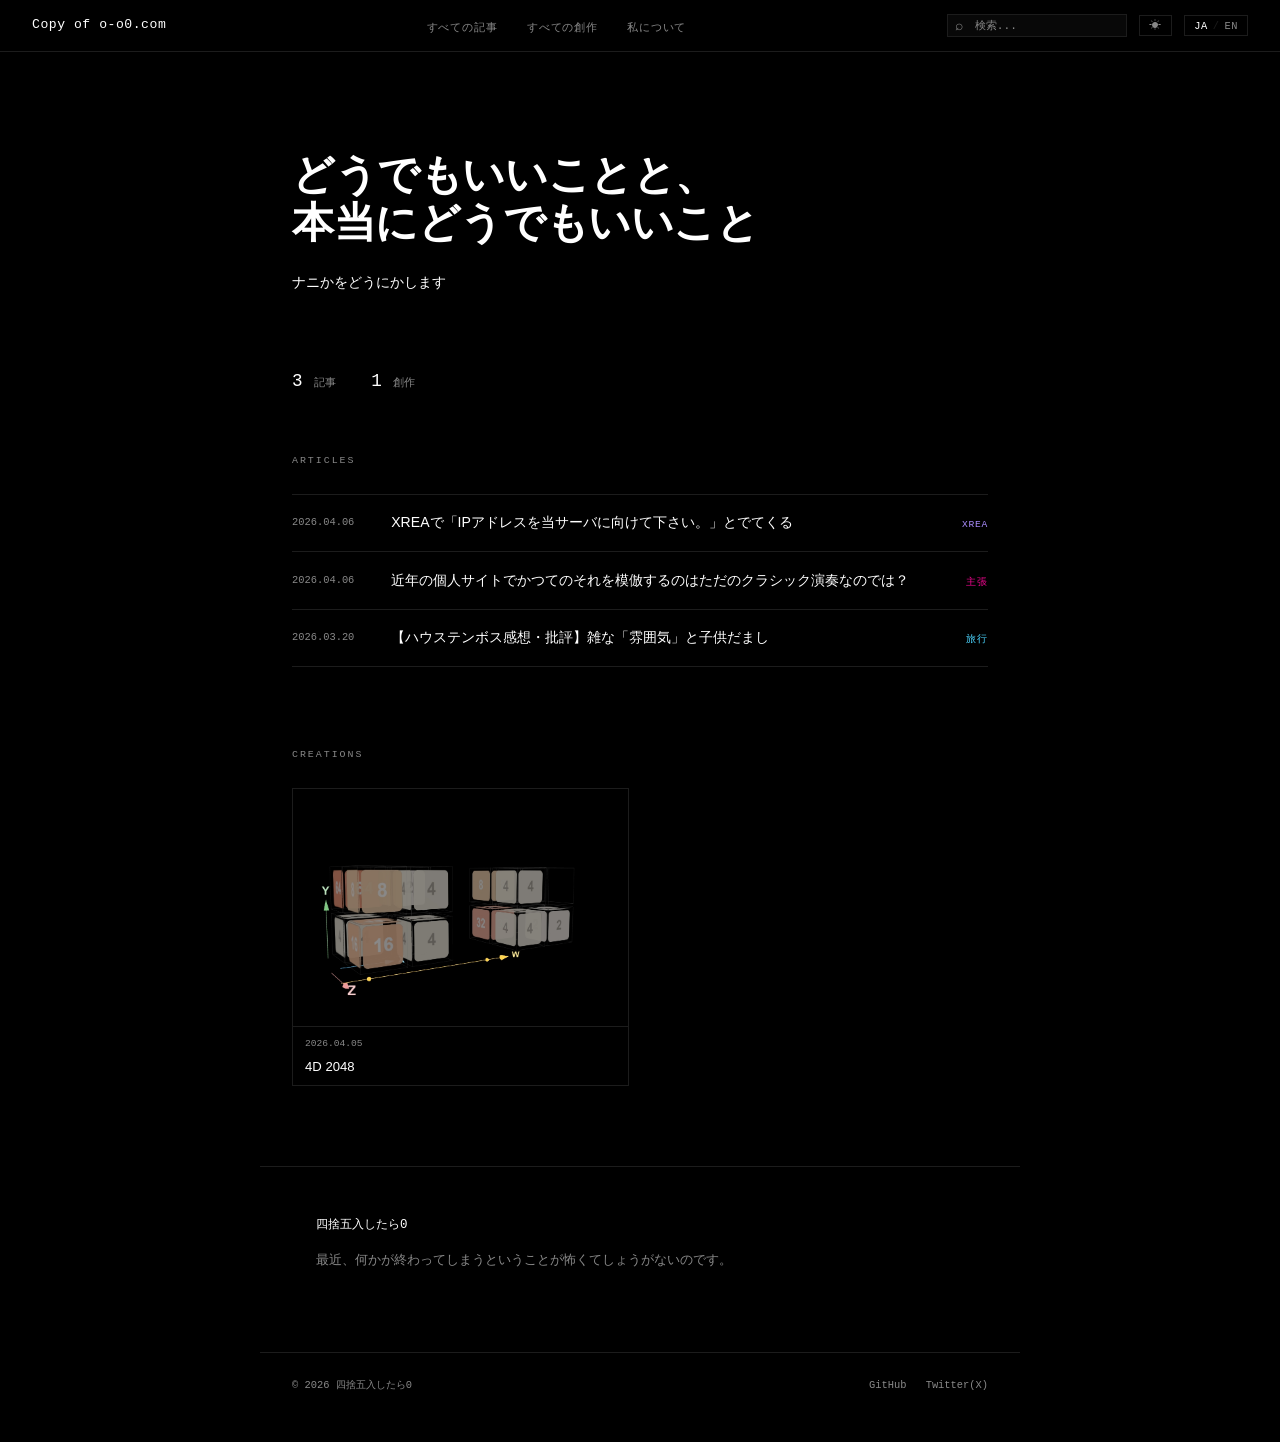
<file: index.html>
<!DOCTYPE html>
<head>
  <meta charset="UTF-8">
  <meta http-equiv="Content-Security-Policy" content="default-src 'self'; script-src 'self'; style-src 'self' https://fonts.googleapis.com; font-src https://fonts.gstatic.com;">
  <meta name="viewport" content="width=device-width, initial-scale=1.0">
  <title>o-o0.com</title>

  <link rel="preconnect" href="https://fonts.googleapis.com">
  <link rel="preconnect" href="https://fonts.gstatic.com" crossorigin>
  <link href="https://fonts.googleapis.com/css2?family=JetBrains+Mono:wght@300;400;600&family=Noto+Sans+JP:wght@300;400;600&display=swap" rel="stylesheet">

  <link rel="stylesheet" href="style.css">
<link rel="icon" type="image/png" href="favicon.png">
</head>
<body>

  <nav id="nav"></nav>

  <header id="hero"></header>

  <main id="posts"></main>

  <section id="creations"></section>

  <aside id="sidebar"></aside>

  <footer id="footer"></footer>

  <script src="contents.js"></script>
  <script src="app.js"></script>
</body>
</html>
</file>
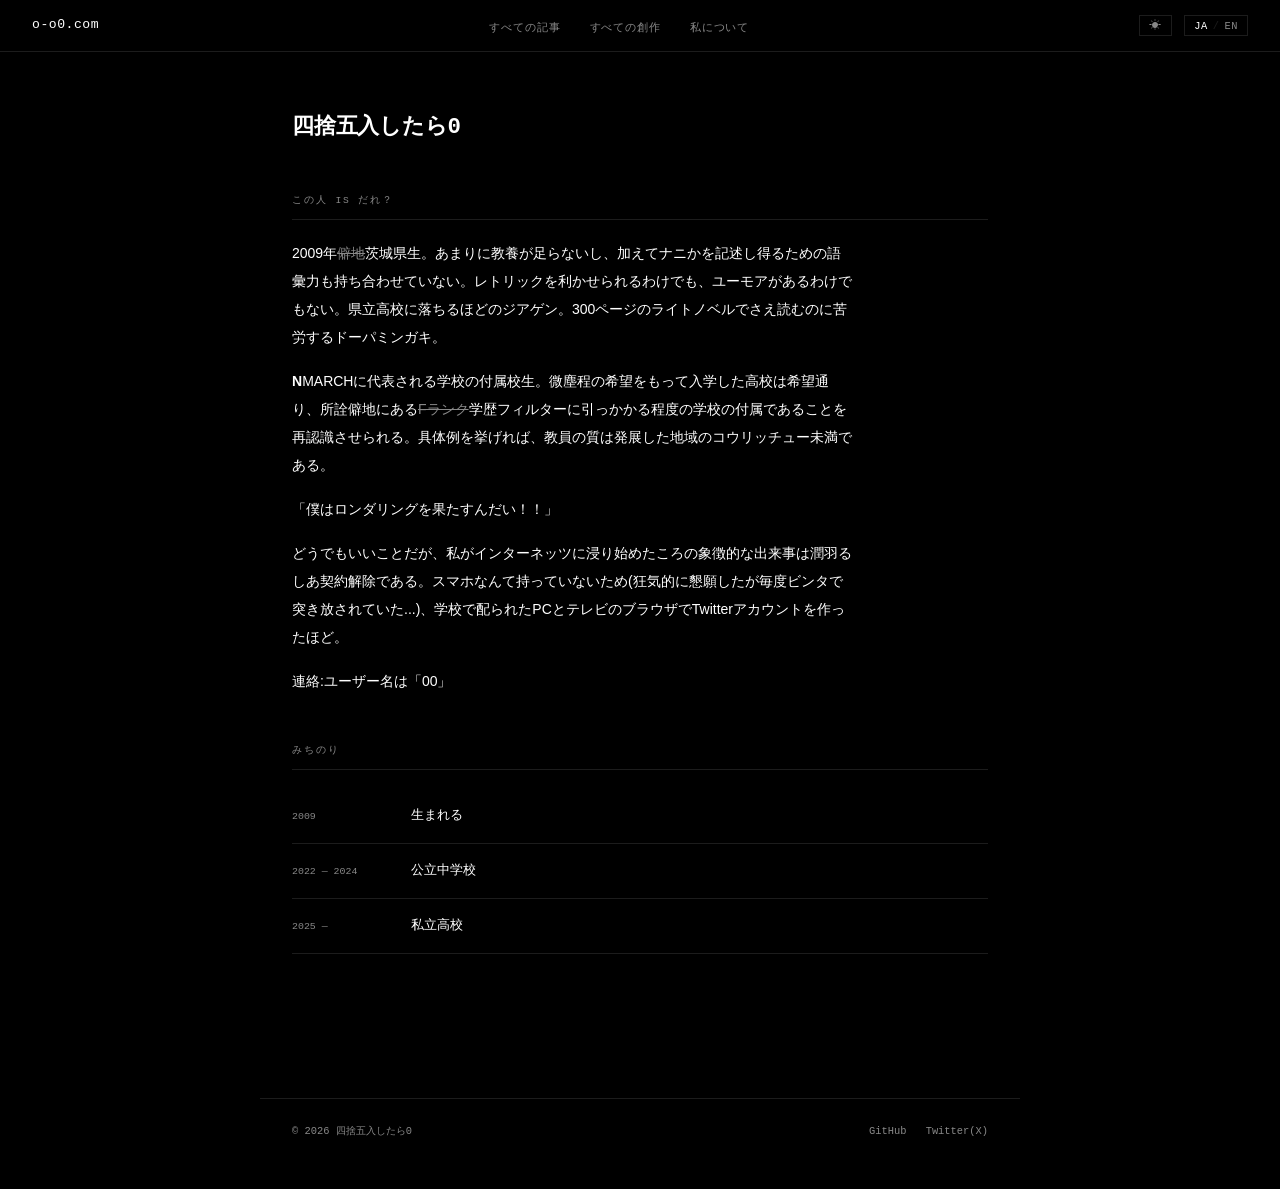
<file: about/index.html>
<!DOCTYPE html>
<head>
  <meta charset="UTF-8">
  <meta http-equiv="Content-Security-Policy" content="default-src 'self'; script-src 'self'; style-src 'self' https://fonts.googleapis.com; font-src https://fonts.gstatic.com;">
  <meta name="viewport" content="width=device-width, initial-scale=1.0">
  <title>About me — o-o0</title>
  <link rel="preconnect" href="https://fonts.googleapis.com">
  <link rel="preconnect" href="https://fonts.gstatic.com" crossorigin>
  <link href="https://fonts.googleapis.com/css2?family=JetBrains+Mono:wght@300;400;600&family=Noto+Sans+JP:wght@300;400;600&display=swap" rel="stylesheet">
  <link rel="stylesheet" href="../style.css">
  <link rel="stylesheet" href="about.css">
<link rel="icon" type="image/png" href="../favicon.png">
</head>
<body>
  <nav id="nav"></nav>
  <main class="about-page" id="about-page"></main>
  <footer id="footer"></footer>
  <script src="../contents.js"></script>
  <script src="about.js"></script>
</body>
</html>
</file>
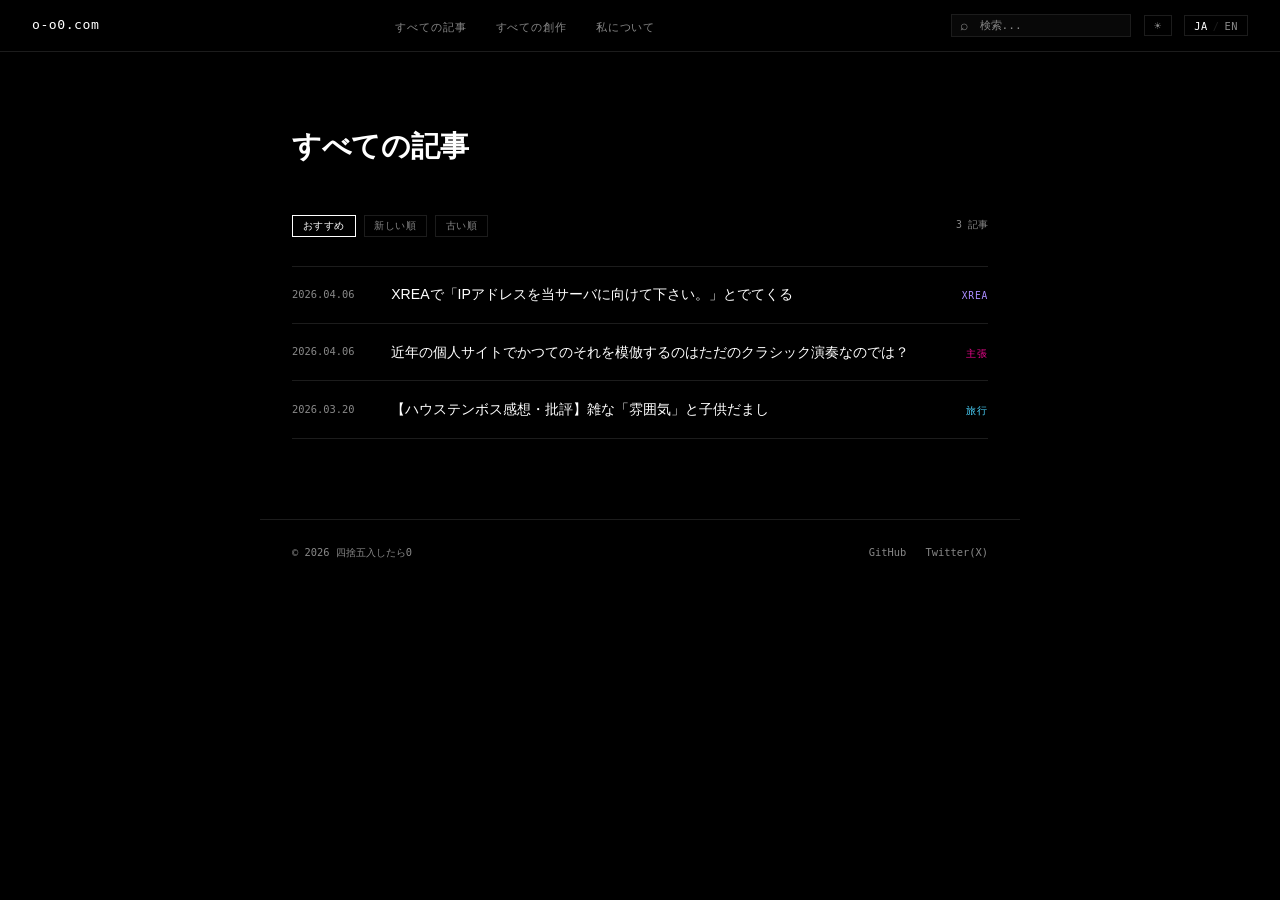
<file: articles/index.html>
<!DOCTYPE html>
<head>
  <meta charset="UTF-8">
  <meta http-equiv="Content-Security-Policy" content="default-src 'self'; script-src 'self'; style-src 'self' https://fonts.googleapis.com; font-src https://fonts.gstatic.com;">
  <meta name="viewport" content="width=device-width, initial-scale=1.0">
  <title>All articles — o-o0</title>
  <link rel="preconnect" href="https://fonts.googleapis.com">
  <link rel="preconnect" href="https://fonts.gstatic.com" crossorigin>
  <link href="https://fonts.googleapis.com/css2?family=JetBrains+Mono:wght@300;400;600&family=Noto+Sans+JP:wght@300;400;600&display=swap" rel="stylesheet">
  <link rel="stylesheet" href="../style.css">
  <link rel="stylesheet" href="articles.css">
<link rel="icon" type="image/png" href="../favicon.png">
</head>
<body>
  <nav id="nav"></nav>
  <header id="hero"></header>
  <main id="posts"></main>
  <footer id="footer"></footer>
  <script src="../contents.js"></script>
  <script src="articles.js"></script>
</body>
</html>
</file>
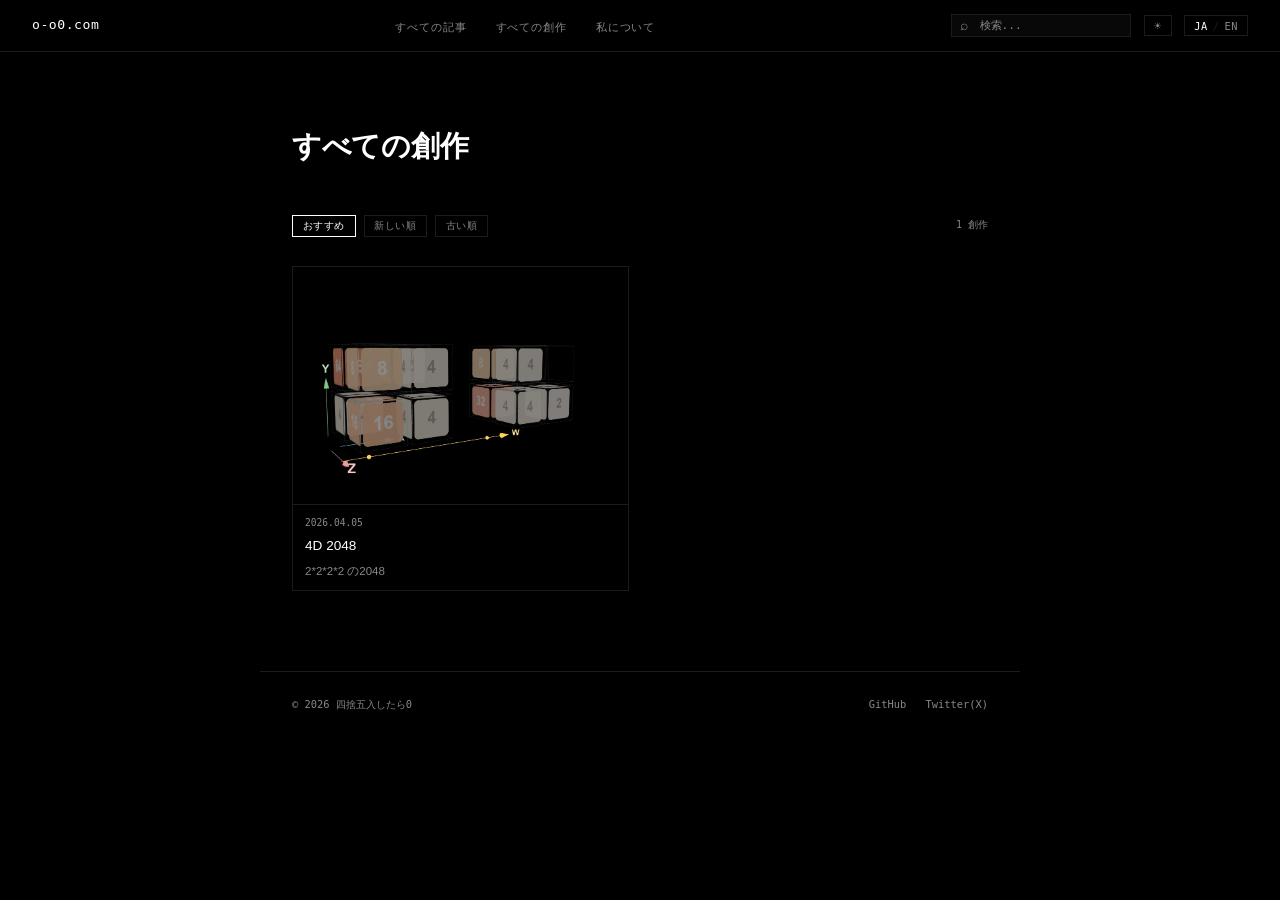
<file: creations/index.html>
<!DOCTYPE html>
<head>
  <meta charset="UTF-8">
  <meta http-equiv="Content-Security-Policy" content="default-src 'self'; script-src 'self'; style-src 'self' https://fonts.googleapis.com; font-src https://fonts.gstatic.com;">
  <meta name="viewport" content="width=device-width, initial-scale=1.0">
  <title>All creations — o-o0</title>
  <link rel="preconnect" href="https://fonts.googleapis.com">
  <link rel="preconnect" href="https://fonts.gstatic.com" crossorigin>
  <link href="https://fonts.googleapis.com/css2?family=JetBrains+Mono:wght@300;400;600&family=Noto+Sans+JP:wght@300;400;600&display=swap" rel="stylesheet">
  <link rel="stylesheet" href="../style.css">
  <link rel="stylesheet" href="creations.css">
  <link rel="icon" type="image/png" href="../favicon.png">
</head>
<body>
  <nav id="nav"></nav>
  <header id="hero"></header>
  <main id="creations-list"></main>
  <footer id="footer"></footer>
  <script src="../contents.js"></script>
  <script src="creations.js"></script>
</body>
</html>
</file>
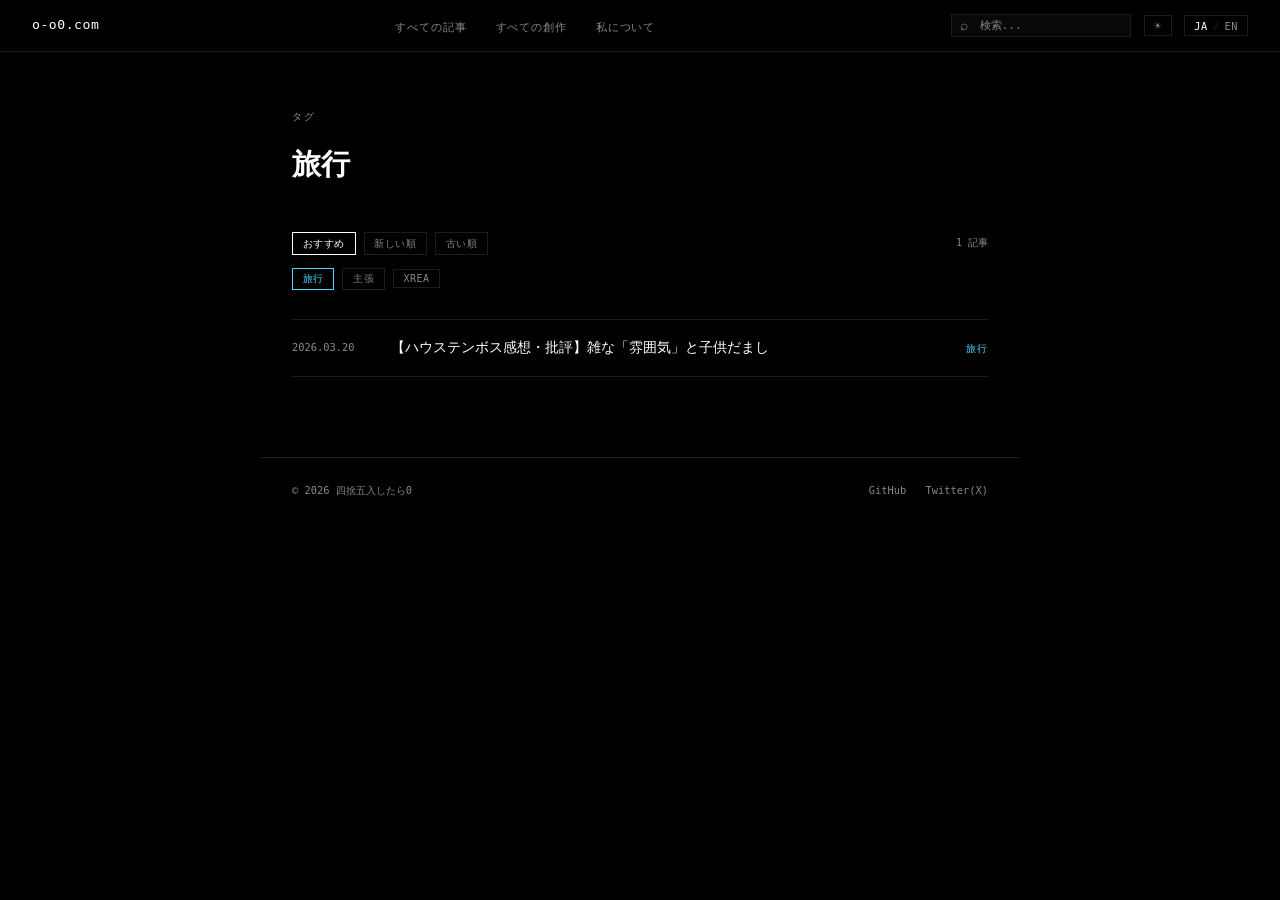
<file: tags/index.html>
<!DOCTYPE html>
<head>
  <meta charset="UTF-8">
  <meta name="viewport" content="width=device-width, initial-scale=1.0">
  <title>tag — o-o0</title>
  <meta http-equiv="Content-Security-Policy" content="default-src 'self'; script-src 'self'; style-src 'self' https://fonts.googleapis.com; font-src https://fonts.gstatic.com;">
  <link rel="preconnect" href="https://fonts.googleapis.com">
  <link rel="preconnect" href="https://fonts.gstatic.com" crossorigin>
  <link href="https://fonts.googleapis.com/css2?family=JetBrains+Mono:wght@300;400;600&family=Noto+Sans+JP:wght@300;400;600&display=swap" rel="stylesheet">
  <link rel="stylesheet" href="../style.css">
  <link rel="stylesheet" href="tags.css">
<link rel="icon" type="image/png" href="../favicon.png">
</head>
<body>
  <nav id="nav"></nav>
  <header id="hero"></header>
  <main id="posts"></main>
  <footer id="footer"></footer>
  <script src="../contents.js"></script>
  <script src="tags.js"></script>
</body>
</html>
</file>
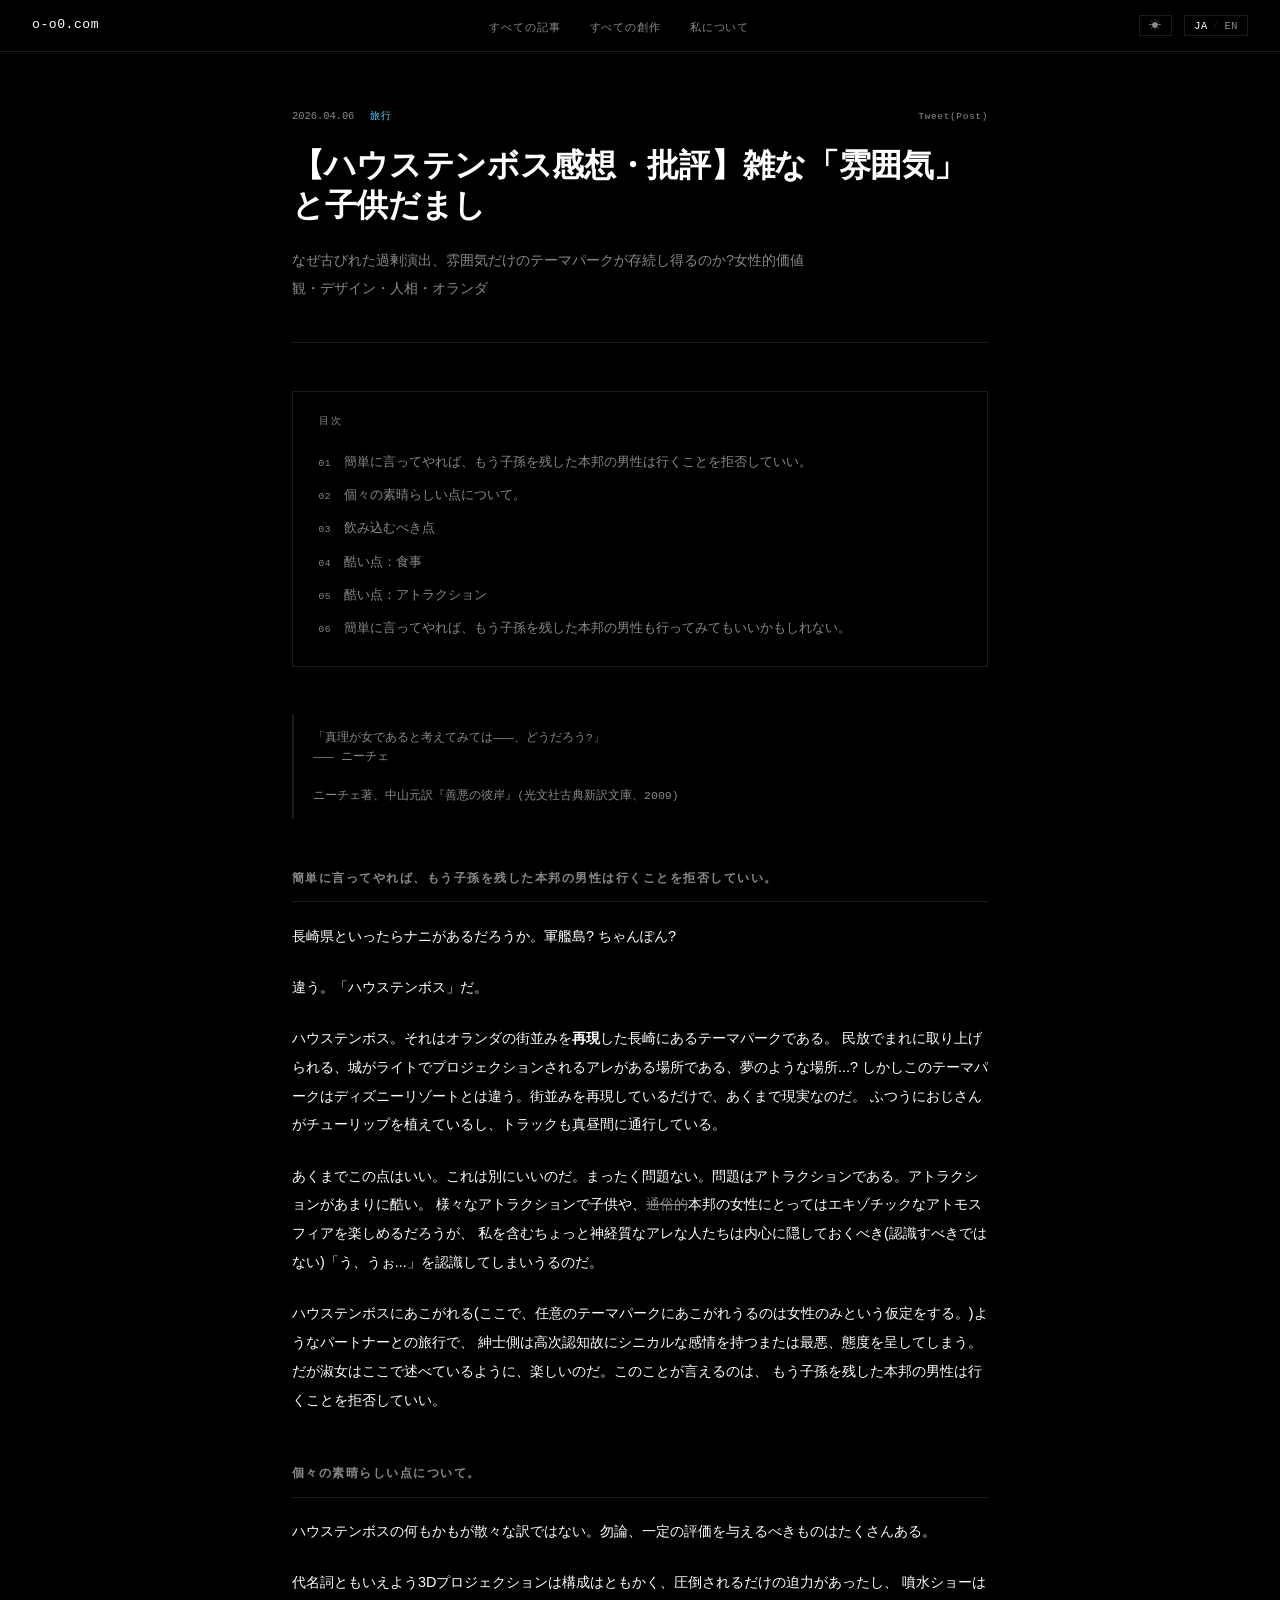
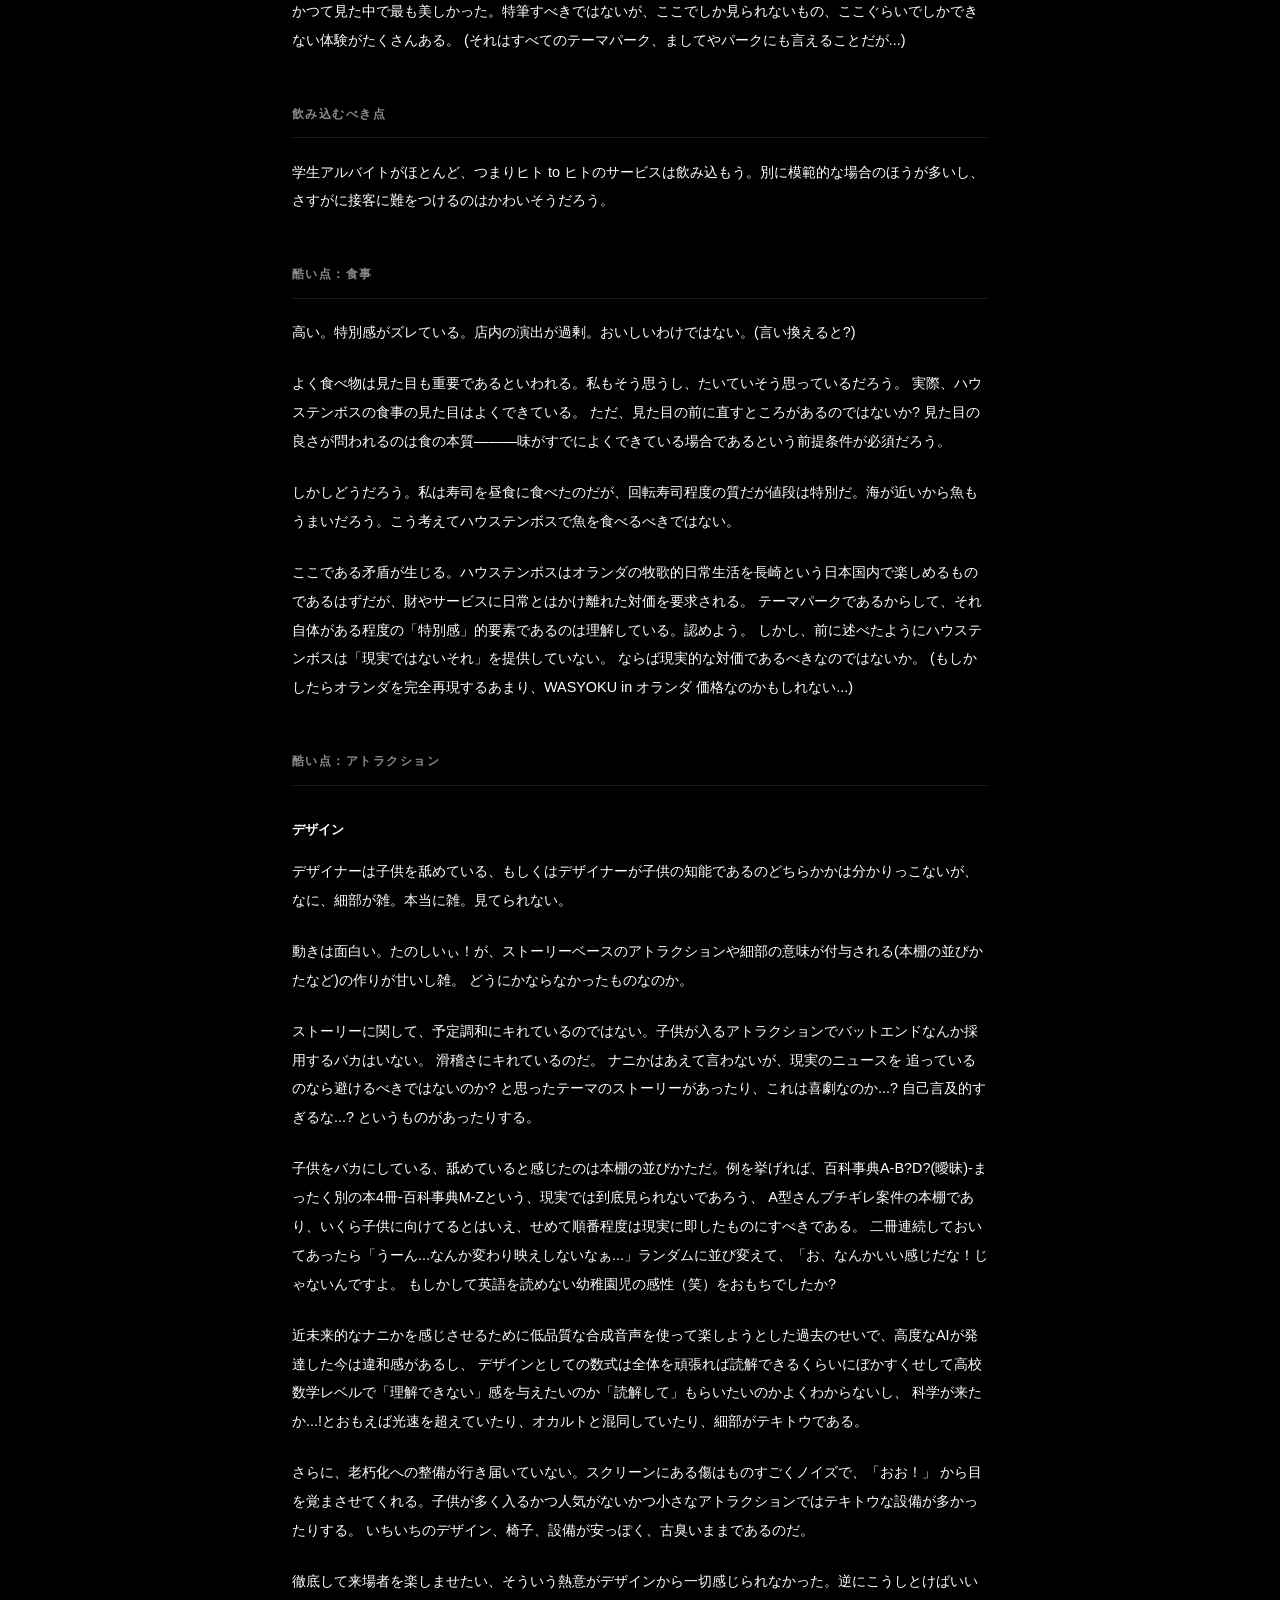
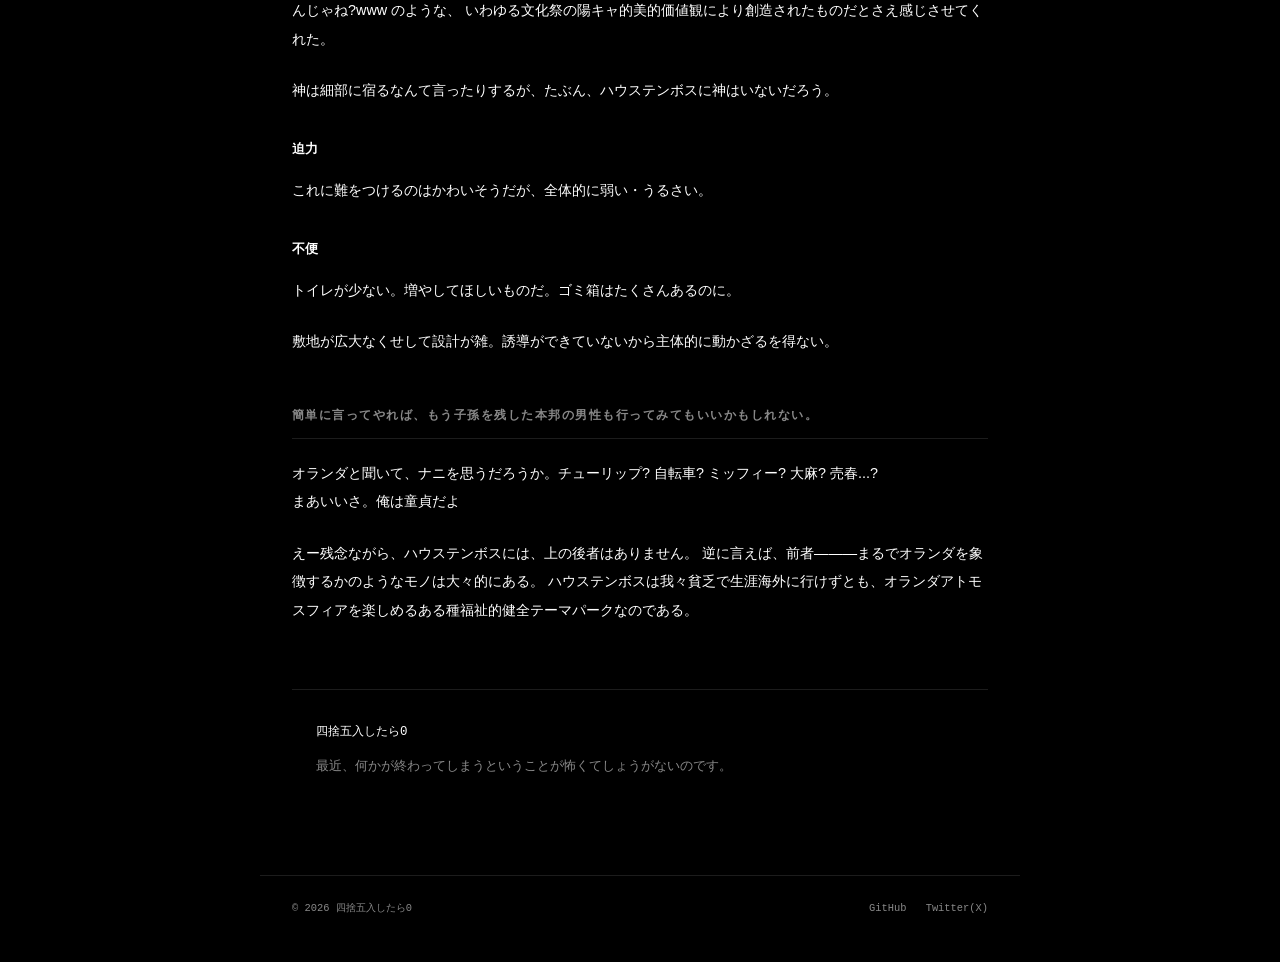
<file: articles/1/index.html>
<!DOCTYPE html>
<html>
<head>
  <meta charset="UTF-8">
  <meta http-equiv="Content-Security-Policy" content="default-src 'self'; script-src 'self'; style-src 'self' https://fonts.googleapis.com; font-src https://fonts.gstatic.com;">
  <meta name="viewport" content="width=device-width, initial-scale=1.0">
  <title></title>

  <link rel="preconnect" href="https://fonts.googleapis.com">
  <link rel="preconnect" href="https://fonts.gstatic.com" crossorigin>
  <link href="https://fonts.googleapis.com/css2?family=JetBrains+Mono:wght@300;400;600&family=Noto+Sans+JP:wght@300;400;600&display=swap" rel="stylesheet">
  <link rel="stylesheet" href="../../style.css">
  <link rel="stylesheet" href="../article.css">
<link rel="icon" type="image/png" href="../../favicon.png">
</head>
<body>
  <nav id="nav"></nav>
  <div class="article-wrap">
    <header class="article-header" id="article-header"></header>
    <div class="toc-wrap" id="article-toc"></div>
    <article class="article-body" id="article-body"></article>
    <div class="article-footer" id="article-footer"></div>
  </div>
  <footer id="footer"></footer>
  <script src="../../contents.js"></script>
  <script src="article.js"></script>
</body>
</html>
</file>
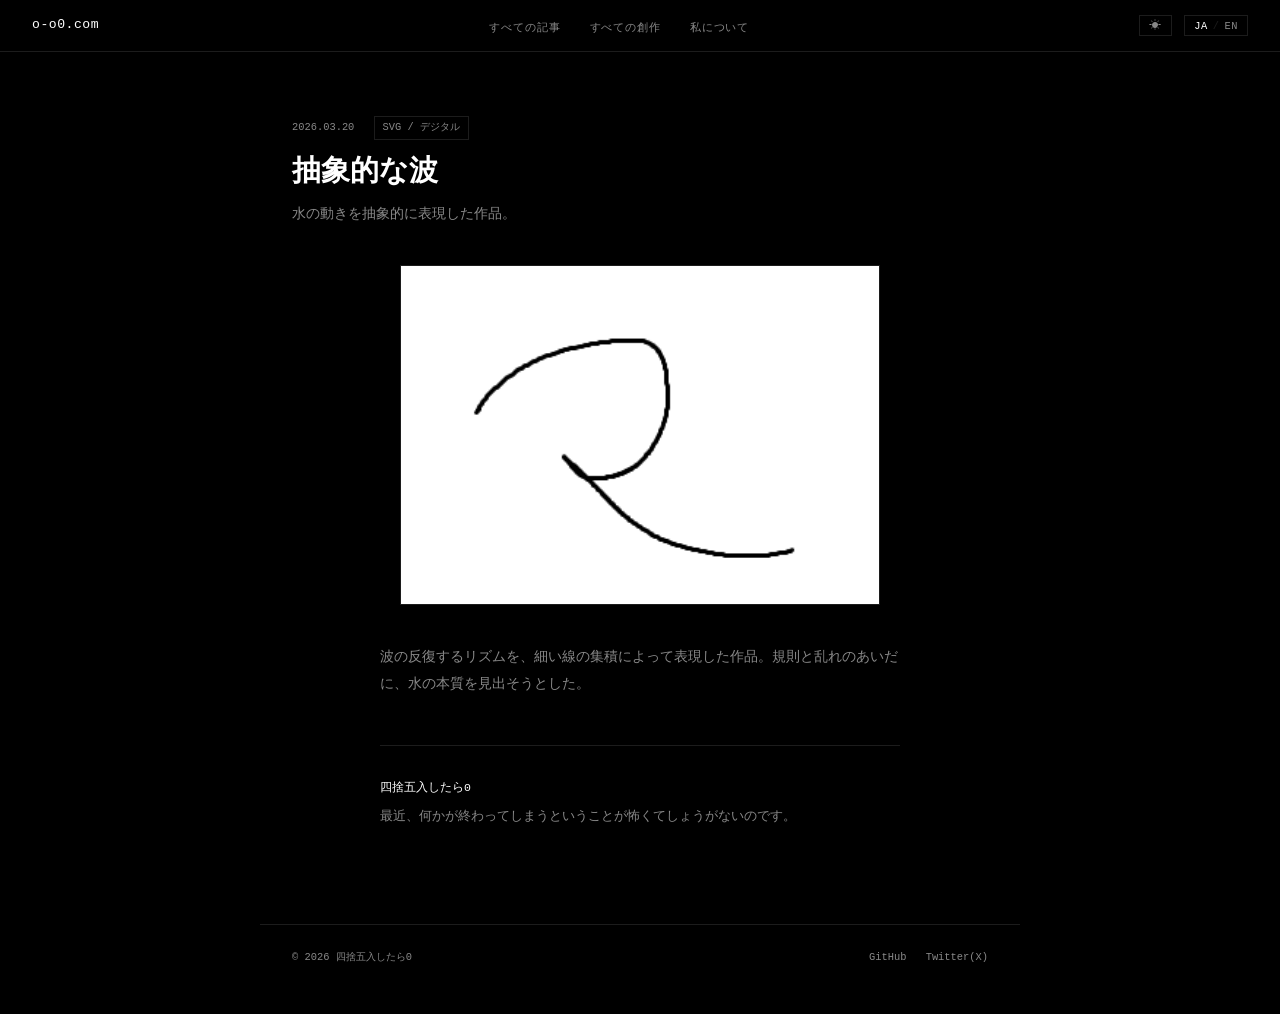
<file: creations/2/index.html>
<!DOCTYPE html>
<head>
  <meta charset="UTF-8">
  <meta http-equiv="Content-Security-Policy" content="default-src 'self'; script-src 'self'; style-src 'self' https://fonts.googleapis.com; font-src https://fonts.gstatic.com;">
  <meta name="viewport" content="width=device-width, initial-scale=1.0">
  <title>creation — o-o0</title>
  <link rel="preconnect" href="https://fonts.googleapis.com">
  <link rel="preconnect" href="https://fonts.gstatic.com" crossorigin>
  <link href="https://fonts.googleapis.com/css2?family=JetBrains+Mono:wght@300;400;600&family=Noto+Sans+JP:wght@300;400;600&display=swap" rel="stylesheet">
  <link rel="stylesheet" href="../../style.css">
  <link rel="stylesheet" href="../creation.css">
  <link rel="icon" type="image/png" href="../../favicon.png">
</head>
<body>
  <nav id="nav"></nav>
  <main id="creation-page"></main>
  <footer id="footer"></footer>
  <script src="../../contents.js"></script>
  <script src="creation.js"></script>
</body>
</html>
</file>
<file: style.css>
@font-face {
  font-family: 'JB-Mono-Subset';
  src: local('JetBrains Mono');
  unicode-range: U+0020-007E; 
}

:root,
[data-theme="dark"] {
  --bg:          #000;
  --bg-nav:      rgba(0, 0, 0, 0.92);
  --bg-input:    #080808;
  --border:      #1c1c1c;
  --text:        #ffffff;
  --text-dim:    #888888;
  --text-mid:    #ffffff;
  --sans: 'JB-Mono-Subset', 'Noto Sans JP', sans-serif;
  --mono: 'JetBrains Mono', monospace;
  color-scheme: dark;
}

[data-theme="light"] {
  --bg:          #fafafa;
  --bg-nav:      rgba(250, 250, 250, 0.92);
  --bg-input:    #f0f0f0;
  --border:      #e0e0e0;
  --text:        #000000;
  --text-dim:    #888888;
  --text-mid:    #000000;
  --sans: 'JB-Mono-Subset', 'Noto Sans JP', sans-serif;
  color-scheme: light;
}

/*TRANSITION*/
body {
  transition: background 0.25s ease, color 0.25s ease;
}

*, *::before, *::after { box-sizing: border-box; margin: 0; padding: 0; }
html { scroll-behavior: smooth; }

body {
  background: var(--bg);
  color: var(--text);
  font-family: var(--sans);
  font-weight: 300;
  line-height: 1.7;
  overflow-x: hidden;
}

/*NAV*/
nav {
  position: sticky;
  top: 0;
  z-index: 50;
  height: 52px;
  display: flex;
  align-items: center;
  justify-content: space-between;
  padding: 0 2rem;
  background: var(--bg-nav);
  backdrop-filter: blur(8px);
  border-bottom: 1px solid var(--border);
}

.nav-logo {
  font-family: var(--mono);
  font-size: 0.82rem;
  color: var(--text-mid);
  letter-spacing: 0.04em;
  text-decoration: none;
}

.nav-links {
  display: flex;
  gap: 1.8rem;
  list-style: none;
}

.nav-links a {
  font-family: var(--mono);
  font-size: 0.7rem;
  color: var(--text-dim);
  text-decoration: none;
  letter-spacing: 0.08em;
  text-transform: uppercase;
  transition: color 0.2s;
}
.nav-links a:hover { color: var(--text-mid); }

.nav-right {
  display: flex;
  align-items: center;
  gap: 0.8rem;
}

.nav-search-wrap {
  position: relative;
  display: flex;
  align-items: center;
}

.search-icon {
  position: absolute;
  left: 0.55rem;
  font-size: 0.9rem;
  color: var(--text-dim);
  pointer-events: none;
}

.nav-search {
  background: var(--bg-input);
  border: 1px solid var(--border);
  padding: 0.28rem 0.7rem 0.28rem 1.7rem;
  font-family: var(--mono);
  font-size: 0.7rem;
  color: var(--text);
  outline: none;
  width: 180px;
  transition: border-color 0.2s, width 0.3s;
}
.nav-search:focus { border-color: var(--text-dim); width: 230px; }
.nav-search::placeholder { color: var(--text-dim); }

/*SHARED BUTTON BASE*/
.nav-btn {
  background: transparent;
  border: 1px solid var(--border);
  color: var(--text-dim);
  font-family: var(--mono);
  font-size: 0.65rem;
  letter-spacing: 0.06em;
  padding: 0.22rem 0.55rem;
  cursor: pointer;
  display: flex;
  align-items: center;
  gap: 0.3rem;
  transition: border-color 0.2s, color 0.2s;
  white-space: nowrap;
}
.nav-btn:hover { border-color: var(--text-dim); color: var(--text-mid); }
.btn-active { color: var(--text); }
.btn-sep { color: var(--border); }

/*THEME TOGGLE ICON*/
.theme-icon { font-size: 0.75rem; line-height: 1; }

/*HERO*/
header {
  max-width: 760px;
  margin: 0 auto;
  padding: 5rem 2rem 3.5rem;
}

.hero-label {
  font-family: var(--mono);
  font-size: 0.65rem;
  color: var(--text-dim);
  letter-spacing: 0.2em;
  text-transform: uppercase;
  margin-bottom: 1.4rem;
}

.hero-title {
  font-family: var(--mono);
  font-size: clamp(1.6rem, 4vw, 2.6rem);
  font-weight: 600;
  line-height: 1.15;
  letter-spacing: -0.01em;
  color: var(--text);
  margin-bottom: 1.2rem;
}

.hero-desc {
  font-size: 0.9rem;
  color: var(--text-mid);
  max-width: 480px;
  line-height: 1.9;
}

.hero-stat {
  margin-top: 2.2rem;
  font-family: var(--mono);
  font-size: 0.7rem;
  color: var(--text-dim);
}

.hero-stat-num {
  color: var(--text-mid);
  font-size: 1.1rem;
  margin-right: 0.3rem;
}

/*POSTS*/
main {
  max-width: 760px;
  margin: 0 auto;
  padding: 0 2rem 5rem;
}

.section-label {
  font-family: var(--mono);
  font-size: 0.62rem;
  letter-spacing: 0.2em;
  text-transform: uppercase;
  color: var(--text-dim);
  margin-bottom: 1.5rem;
}

.posts-list {
  display: flex;
  flex-direction: column;
  border-top: 1px solid var(--border);
}

.post-row {
  display: grid;
  grid-template-columns: 80px 1fr;
  gap: 1.2rem;
  padding: 1.1rem 0;
  border-bottom: 1px solid var(--border);
  align-items: center;
}
.post-row:hover .post-row-title { color: var(--text); }

.post-row-date {
  font-family: var(--mono);
  font-size: 0.65rem;
  color: var(--text-dim);
  white-space: nowrap;
}

.post-row-body {
  display: flex;
  align-items: baseline;
  gap: 0.7rem;
  justify-content: space-between;
}

.post-row-title {
  font-size: 0.88rem;
  color: var(--text-mid);
  line-height: 1.5;
  transition: color 0.2s;
  text-decoration: none;
  cursor: pointer;
}
.post-row-title:hover { color: var(--text); }

.post-row-tag {
  font-family: var(--mono);
  font-size: 0.6rem;
  color: var(--text-dim);
  letter-spacing: 0.08em;
  white-space: nowrap;
  text-decoration: none;
  position: relative;
  z-index: 1;
  flex-shrink: 0;
}
.post-row-tag:hover { color: var(--text-mid); }

.no-results {
  padding: 2.5rem 0;
  font-family: var(--mono);
  font-size: 0.75rem;
  color: var(--text-dim);
}

/*ABOUT*/
aside {
  max-width: 760px;
  margin: 0 auto;
  padding: 3rem 2rem 5rem;
  border-top: 1px solid var(--border);
}

.about-wrap {
  display: flex;
  gap: 1.5rem;
  align-items: flex-start;
}

.about-name {
  font-family: var(--mono);
  font-size: 0.78rem;
  color: var(--text-mid);
  margin-bottom: 0.3rem;
}

.about-role {
  font-family: var(--mono);
  font-size: 0.65rem;
  color: var(--text-dim);
  margin-bottom: 0.7rem;
}

.about-bio {
  font-size: 0.82rem;
  color: var(--text-dim);
  line-height: 1.85;
  max-width: 500px;
}



/*FOOTER*/
footer {
  max-width: 760px;
  margin: 0 auto;
  padding: 1.5rem 2rem 3rem;
  display: flex;
  align-items: center;
  justify-content: space-between;
  font-family: var(--mono);
  font-size: 0.65rem;
  color: var(--text-dim);
  border-top: 1px solid var(--border);
}

.footer-links { display: flex; gap: 1.2rem; }
.footer-links a { color: var(--text-dim); text-decoration: none; transition: color 0.2s; }
.footer-links a:hover { color: var(--text-mid); }

/*TAG COLORS*/
[data-theme="dark"] .tag-Trip { color: #4bd5ff; }
[data-theme="light"] .tag-Trip { color: #4bd5ff; }

[data-theme="dark"] .tag-Opinion { color: #f80794; }
[data-theme="light"] .tag-Opinion { color: #f80794; }

[data-theme="dark"] .tag-XREA { color: #ab8dff; }
[data-theme="light"] .tag-XREA { color: #ab8dff; }


/* ── RESPONSIVE ── */
@media (max-width: 640px) {
  nav { padding: 0 1rem; }
  .nav-links { display: none; }
  header, main, aside, footer { padding-left: 1rem; padding-right: 1rem; }
  .post-row { grid-template-columns: 64px 1fr; }
  footer { flex-direction: column; gap: 0.8rem; }
}


.t-bold   { font-weight: 600; color: var(--text); }
.t-italic { font-style: italic; }
.t-del    { text-decoration: line-through; color: var(--text-dim); }
.t-u      { text-decoration: underline; text-underline-offset: 3px; }
.t-upper  { text-transform: uppercase; letter-spacing: 0.08em; }
.t-lower  { text-transform: lowercase; }
.t-small  { font-size: 0.78em; color: var(--text-dim); }

.t-mark {
  background: #7a9a6a33;
  padding: 0.05em 0.25em;
  border-radius: 2px;
}
[data-theme="light"] .t-mark { background: #4a7a3a33; }

.t-kbd {
  font-family: var(--mono);
  font-size: 0.72em;
  color: var(--text-mid);
  background: var(--bg-input);
  border: 1px solid var(--border);
  border-bottom-width: 2px;
  padding: 0.1em 0.45em;
  border-radius: 3px;
  white-space: nowrap;
}

/* 色 */
[data-theme="dark"]  .t-Trip     { color: #4bd5ff; }
[data-theme="light"] .t-Trip     { color: #4bd5ff; }

[data-theme="dark"]  .t-Opinion     { color: #f80794; }
[data-theme="light"] .t-Opinion     { color: #f80794; }

[data-theme="dark"]  .t-XREA     { color: #ab8dff; }
[data-theme="light"] .t-XREA     { color: #ab8dff; }

/*HERO STATS — 複数のstat（記事数・創作数）を横並び*/
.hero-stats {
  display: flex;
  gap: 2.2rem;
  margin-top: 2.2rem;
}

.hero-stat {
  font-family: var(--mono);
  font-size: 0.7rem;
  color: var(--text-dim);
}

/*CREATIONS SECTION*/
#creations {
  max-width: 760px;
  margin: 0 auto;
  padding: 0 2rem 5rem;
}

/*創作グリッド — 横2列、白銀比(1:√2)のサムネイル*/
.creations-grid {
  display: grid;
  grid-template-columns: repeat(2, 1fr);
  gap: 1.4rem;
}

.creation-card {
  display: block;
  text-decoration: none;
  color: inherit;
  border: 1px solid var(--border);
  transition: border-color 0.2s;
}
.creation-card:hover { border-color: var(--text-dim); }

.creation-thumb {
  width: 100%;
  /* 横長 1:1.414 (白銀比・横) */
  aspect-ratio: 1.41421 / 1;
  overflow: hidden;
  background: var(--bg-input);
}

.creation-thumb img {
  width: 100%;
  height: 100%;
  object-fit: cover;
  display: block;
}

.creation-info {
  padding: 0.6rem 0.75rem;
  display: flex;
  flex-direction: column;
  gap: 0.25rem;
  border-top: 1px solid var(--border);
}

.creation-date {
  font-family: var(--mono);
  font-size: 0.6rem;
  color: var(--text-dim);
}

.creation-title {
  font-size: 0.82rem;
  color: var(--text-mid);
  line-height: 1.45;
}
.creation-card:hover .creation-title { color: var(--text); }

@media (max-width: 640px) {
  #creations { padding-left: 1rem; padding-right: 1rem; }
  .creations-grid { gap: 0.9rem; }
}
</file>
<file: about/about.css>
/*ABOUT PAGE LAYOUT*/
.about-page {
  max-width: 760px;
  margin: 0 auto;
  padding: 3.5rem 2rem 6rem;
}

/*PROFILE HEADER*/
.profile-header {
  display: flex;
  align-items: flex-end;
  gap: 2rem;
  padding-bottom: 1.2rem;
  margin-bottom: 1.5rem;
}

.profile-avatar {
  width: 72px;
  height: 72px;
  border: 1px solid var(--border);
  display: flex;
  align-items: center;
  justify-content: center;
  font-family: var(--mono);
  font-size: 1.6rem;
  color: var(--text-dim);
  flex-shrink: 0;
}

.profile-name {
  font-family: var(--mono);
  font-size: 1.4rem;
  font-weight: 600;
  color: var(--text);
  letter-spacing: -0.01em;
  margin-bottom: 0.25rem;
}

.profile-name-en {
  font-family: var(--mono);
  font-size: 0.65rem;
  color: var(--text-dim);
  letter-spacing: 0.1em;
  margin-bottom: 0.5rem;
}

.profile-role {
  font-family: var(--mono);
  font-size: 0.68rem;
  color: var(--text-dim);
  letter-spacing: 0.06em;
}

/*SECTION*/
.about-section {
  margin-bottom: 3rem;
}

.about-section-label {
  font-family: var(--mono);
  font-size: 0.6rem;
  color: var(--text-dim);
  letter-spacing: 0.2em;
  text-transform: uppercase;
  margin-bottom: 1.2rem;
  padding-bottom: 0.6rem;
  border-bottom: 1px solid var(--border);
}

.about-text {
  font-size: 0.875rem;
  color: var(--text-mid);
  line-height: 2;
  max-width: 560px;
}
.about-text + .about-text {
  margin-top: 1rem;
}

/*CAREER TABLE*/
.career-list {
  display: flex;
  flex-direction: column;
}

.career-row {
  display: grid;
  grid-template-columns: 100px 1fr;
  gap: 1.2rem;
  padding: 0.9rem 0;
  border-bottom: 1px solid var(--border);
  align-items: baseline;
}
.career-row:first-child {
}

.career-period {
  font-family: var(--mono);
  font-size: 0.62rem;
  color: var(--text-dim);
  white-space: nowrap;
}

.career-place {
  font-size: 0.84rem;
  color: var(--text-mid);
  margin-bottom: 0.15rem;
}


.career-note {
  font-family: var(--mono);
  font-size: 0.6rem;
  color: var(--text-dim);
  letter-spacing: 0.04em;
}

/*SKILLS GRID*/
.skills-grid {
  display: flex;
  flex-wrap: wrap;
  gap: 0.5rem;
}

.skill-tag {
  font-family: var(--mono);
  font-size: 0.62rem;
  color: var(--text-dim);
  border: 1px solid var(--border);
  padding: 0.2rem 0.6rem;
  letter-spacing: 0.05em;
  transition: border-color 0.2s, color 0.2s;
}
.skill-tag:hover {
  border-color: var(--text-dim);
  color: var(--text-mid);
}

/*CONTACT*/
.contact-list {
  display: flex;
  flex-direction: column;
}

.contact-row {
  display: grid;
  grid-template-columns: 80px 1fr;
  gap: 1.2rem;
  padding: 0.75rem 0;
  border-bottom: 1px solid var(--border);
  align-items: baseline;
}
.contact-row:first-child {
  border-top: 1px solid var(--border);
}

.contact-key {
  font-family: var(--mono);
  font-size: 0.6rem;
  color: var(--text-dim);
  letter-spacing: 0.08em;
  text-transform: uppercase;
}

.contact-val {
  font-family: var(--mono);
  font-size: 0.72rem;
  color: var(--text-mid);
  text-decoration: none;
  transition: color 0.2s;
}
.contact-val:hover {
  color: var(--text);
}

/*RESPONSIVE*/
@media (max-width: 640px) {
  .about-page        { padding-left: 1rem; padding-right: 1rem; }
  .profile-header    { flex-direction: column; align-items: flex-start; gap: 1rem; }
  .career-row        { grid-template-columns: 80px 1fr; }
}



/* 太字 */
.t-bold   { font-weight: 600; color: var(--text); }
 
/* 斜体 */
.t-italic { font-style: italic; }
 
/* 取り消し線 */
.t-del    { text-decoration: line-through; color: var(--text-dim); }
 
/* 下線 */
.t-u      { text-decoration: underline; text-underline-offset: 3px; }
 
/* ハイライト*/
.t-mark {
  background: #7a9a6a33;
  padding: 0.05em 0.25em;
  border-radius: 2px;
}
[data-theme="light"] .t-mark { background: #4a7a3a33; }
 
/* 色クラス */
.t-Trip     { color: #0717f8; }
.t-Opinion     { color: #f80794; }

 
[data-theme="light"] .t-Trip     { color: #0717f8; }
[data-theme="light"] .t-Opinion     { color: #f80794; }


/* 小文字・大文字 */
.t-upper { text-transform: uppercase; letter-spacing: 0.08em; }
.t-lower { text-transform: lowercase; }
.t-small { font-size: 0.78em; color: var(--text-dim); }
 
/*バッジ */
.t-kbd {
  font-family: var(--mono);
  font-size: 0.72em;
  color: var(--text-mid);
  background: var(--bg-input);
  border: 1px solid var(--border);
  border-bottom-width: 2px;
  padding: 0.1em 0.45em;
  border-radius: 3px;
  white-space: nowrap;
}
</file>
<file: articles/articles.css>
/*SORT BAR*/
.sort-bar {
  display: flex;
  align-items: center;
  gap: 0.5rem;
  margin-bottom: 1.8rem;
}

.sort-label {
  font-family: var(--mono);
  font-size: 0.6rem;
  color: var(--text-dim);
  letter-spacing: 0.12em;
  text-transform: uppercase;
  margin-right: 0.4rem;
}

.sort-btn {
  background: transparent;
  border: 1px solid var(--border);
  color: var(--text-dim);
  font-family: var(--mono);
  font-size: 0.62rem;
  letter-spacing: 0.06em;
  padding: 0.2rem 0.6rem;
  cursor: pointer;
  transition: border-color 0.2s, color 0.2s;
}
.sort-btn:hover {
  border-color: var(--text-dim);
  color: var(--text-mid);
}
.sort-btn.active {
  border-color: var(--text-mid);
  color: var(--text);
}

/*ARTICLE COUNT*/
.articles-meta {
  font-family: var(--mono);
  font-size: 0.62rem;
  color: var(--text-dim);
  margin-left: auto;
}

/*HEADER COMPACT*/
header {
  padding-top: 3.5rem;
  padding-bottom: 2rem;
}
.hero-title {
  font-size: clamp(1.2rem, 3vw, 1.8rem);
}
</file>
<file: creations/creations.css>
/*SORT BAR*/
.sort-bar {
  display: flex;
  align-items: center;
  gap: 0.5rem;
  margin-bottom: 1.8rem;
}

.sort-btn {
  background: transparent;
  border: 1px solid var(--border);
  color: var(--text-dim);
  font-family: var(--mono);
  font-size: 0.62rem;
  letter-spacing: 0.06em;
  padding: 0.2rem 0.6rem;
  cursor: pointer;
  transition: border-color 0.2s, color 0.2s;
}
.sort-btn:hover  { border-color: var(--text-dim); color: var(--text-mid); }
.sort-btn.active { border-color: var(--text-mid); color: var(--text); }

/*ARTICLE COUNT*/
.articles-meta {
  font-family: var(--mono);
  font-size: 0.62rem;
  color: var(--text-dim);
  margin-left: auto;
}

/*HEADER COMPACT*/
header { padding-top: 3.5rem; padding-bottom: 2rem; }
.hero-title { font-size: clamp(1.2rem, 3vw, 1.8rem); }


.creations-grid {
  display: grid;
  grid-template-columns: repeat(2, 1fr);
  gap: 1.4rem;
}

.creation-card {
  display: block;
  text-decoration: none;
  color: inherit;
  border: 1px solid var(--border);
  transition: border-color 0.2s;
}
.creation-card:hover { border-color: var(--text-dim); }

.creation-thumb {
  width: 100%;

  aspect-ratio: 1.41421 / 1;
  overflow: hidden;
  background: var(--bg-input);
}

.creation-thumb img {
  width: 100%;
  height: 100%;
  object-fit: cover;
  display: block;
}

.creation-info {
  padding: 0.65rem 0.75rem;
  display: flex;
  flex-direction: column;
  gap: 0.28rem;
  border-top: 1px solid var(--border);
}

.creation-date {
  font-family: var(--mono);
  font-size: 0.6rem;
  color: var(--text-dim);
}

.creation-title {
  font-size: 0.85rem;
  color: var(--text-mid);
  line-height: 1.45;
}
.creation-card:hover .creation-title { color: var(--text); }

.creation-desc {
  font-size: 0.72rem;
  color: var(--text-dim);
  line-height: 1.6;
  margin-top: 0.1rem;
}

@media (max-width: 640px) {
  .creations-grid { gap: 0.9rem; }
}
</file>
<file: tags/tags.css>
/*SORT BAR*/
.sort-bar {
  display: flex;
  align-items: center;
  gap: 0.5rem;
  margin-bottom: 0.8rem;
}

.sort-btn {
  background: transparent;
  border: 1px solid var(--border);
  color: var(--text-dim);
  font-family: var(--mono);
  font-size: 0.62rem;
  letter-spacing: 0.06em;
  padding: 0.2rem 0.6rem;
  cursor: pointer;
  transition: border-color 0.2s, color 0.2s;
}
.sort-btn:hover  { border-color: var(--text-dim); color: var(--text-mid); }
.sort-btn.active { border-color: var(--text-mid); color: var(--text); }

/*TAG FILTER BAR*/
.tag-bar {
  display: flex;
  align-items: center;
  flex-wrap: wrap;
  gap: 0.5rem;
  margin-bottom: 1.8rem;
}

.tag-filter-btn {
  background: transparent;
  border: 1px solid var(--border);
  color: var(--text-dim);
  font-family: var(--mono);
  font-size: 0.62rem;
  letter-spacing: 0.06em;
  padding: 0.2rem 0.6rem;
  cursor: pointer;
  transition: border-color 0.2s, color 0.2s;
}
.tag-filter-btn:hover { border-color: var(--text-dim); color: var(--text-mid); }

[data-theme="dark"]  .tag-filter-btn.active[data-tag="Trip"]     { border-color: #4bd5ff; color: #4bd5ff; }
[data-theme="light"] .tag-filter-btn.active[data-tag="Trip"]     { border-color: #4bd5ff; color: #4bd5ff; }

[data-theme="dark"]  .tag-filter-btn.active[data-tag="Opinion"]     { border-color: #f80794; color: #f80794; }
[data-theme="light"] .tag-filter-btn.active[data-tag="Opinion"]     { border-color: #f80794; color: #f80794; }


[data-theme="dark"]  .tag-filter-btn.active[data-tag="XREA"]     { border-color: #ab8dff; color: #ab8dff; }
[data-theme="light"] .tag-filter-btn.active[data-tag="XREA"]     { border-color: #ab8dff; color: #ab8dff; }


/*ARTICLE COUNT*/
.articles-meta {
  font-family: var(--mono);
  font-size: 0.62rem;
  color: var(--text-dim);
  margin-left: auto;
}

/*HEADER COMPACT*/
header { padding-top: 3.5rem; padding-bottom: 2rem; }
.hero-title { font-size: clamp(1.2rem, 3vw, 1.8rem); }
</file>
<file: articles/article.css>
/*ARTICLE LAYOUT*/
.article-wrap {
  max-width: 760px;
  margin: 0 auto;
  padding: 0 2rem 6rem;
}

/*ARTICLE HEADER*/
.article-header {
  padding: 3.5rem 0 2.5rem;
  border-bottom: 1px solid var(--border);
  margin-bottom: 3rem;
}

.article-meta {
  display: flex;
  align-items: center;
  gap: 1rem;
  margin-bottom: 1.4rem;
}

.article-date {
  font-family: var(--mono);
  font-size: 0.65rem;
  color: var(--text-dim);
}

.article-tag {
  font-family: var(--mono);
  font-size: 0.6rem;
  letter-spacing: 0.08em;
  text-decoration: none;
  cursor: pointer;
}

.article-share {
  font-family: var(--mono);
  font-size: 0.6rem;
  color: var(--text-dim);
  text-decoration: none;
  letter-spacing: 0.06em;
  margin-left: auto;
  transition: color 0.2s;
}
.article-share:hover { color: var(--text-mid); }

.article-title {
  font-family: var(--mono);
  font-size: clamp(1.3rem, 3.5vw, 2rem);
  font-weight: 600;
  line-height: 1.25;
  letter-spacing: -0.01em;
  color: var(--text);
  margin-bottom: 1.2rem;
}

.article-subtitle {
  font-size: 0.9rem;
  color: var(--text-dim);
  line-height: 1.9;
  max-width: 520px;
}

/*ARTICLE BODY*/
.article-body {
  font-size: 0.9rem;
  line-height: 2;
  color: var(--text-mid);
}

.article-body h2 {
  font-family: var(--mono);
  font-size: 0.78rem;
  font-weight: 600;
  letter-spacing: 0.12em;
  text-transform: uppercase;
  color: var(--text-dim);
  margin: 3rem 0 1.2rem;
  padding-bottom: 0.6rem;
  border-bottom: 1px solid var(--border);
}

.article-body h3 {
  font-family: var(--mono);
  font-size: 0.82rem;
  font-weight: 600;
  color: var(--text-mid);
  margin: 2rem 0 0.8rem;
}

.article-body p  { margin-bottom: 1.4rem; }

.article-body ul,
.article-body ol { padding-left: 1.4rem; margin-bottom: 1.4rem; }

.article-body li { margin-bottom: 0.4rem; }

/*CODE BLOCK*/
.article-body pre {
  background: var(--bg-input);
  border: 1px solid var(--border);
  padding: 1.2rem 1.4rem;
  overflow-x: auto;
  margin: 1.6rem 0;
  position: relative;
}

.article-body pre::before {
  content: attr(data-lang);
  position: absolute;
  top: 0.5rem;
  right: 0.8rem;
  font-family: var(--mono);
  font-size: 0.55rem;
  color: var(--text-dim);
  letter-spacing: 0.1em;
  text-transform: uppercase;
}

.article-body code {
  font-family: var(--mono);
  font-size: 0.78rem;
  line-height: 1.75;
  color: var(--text-mid);
}

.article-body p code,
.article-body li code {
  background: var(--bg-input);
  border: 1px solid var(--border);
  padding: 0.1em 0.4em;
  font-size: 0.78rem;
}

/*SYNTAX COLORS*/
.kw { color: #7a9cb8; }
.ty { color: #a8885a; }
.st { color: #7a9a6a; }
.cm { color: var(--text-dim); font-style: italic; }
.fn { color: #a0a0c8; }

[data-theme="light"] .kw { color: #3a6e9c; }
[data-theme="light"] .ty { color: #9a6030; }
[data-theme="light"] .st { color: #4a7a3a; }
[data-theme="light"] .fn { color: #5050a0; }

/*CALLOUT*/
.callout {
  border-left: 2px solid var(--border);
  padding: 0.8rem 1.2rem;
  margin: 1.6rem 0;
  font-family: var(--mono);
  font-size: 0.72rem;
  color: var(--text-dim);
  line-height: 1.7;
}

/*DIAGRAM*/
.diagram {
  border: 1px solid var(--border);
  padding: 1.4rem 1.6rem;
  margin: 1.6rem 0;
  font-family: var(--mono);
  font-size: 0.72rem;
  color: var(--text-dim);
  line-height: 1.9;
  overflow-x: auto;
  white-space: pre;
}

/*ARTICLE FOOTER*/
.article-footer {
  margin-top: 4rem;
  padding-top: 2rem;
  border-top: 1px solid var(--border);
  display: flex;
  align-items: flex-start;
  justify-content: space-between;
  flex-wrap: wrap;
  gap: 1.5rem;
}

.article-footer-author {
  display: flex;
  align-items: center;
  gap: 0.9rem;
}

.article-footer-avatar {
  width: 36px;
  height: 36px;
  border: 1px solid var(--border);
  display: flex;
  align-items: center;
  justify-content: center;
  font-family: var(--mono);
  font-size: 0.8rem;
  color: var(--text-dim);
  flex-shrink: 0;
}

.article-footer-name {
  font-family: var(--mono);
  font-size: 0.7rem;
  color: var(--text-mid);
}

.article-footer-date {
  font-family: var(--mono);
  font-size: 0.6rem;
  color: var(--text-dim);
  margin-top: 0.1rem;
}

.back-link {
  font-family: var(--mono);
  font-size: 0.65rem;
  color: var(--text-dim);
  text-decoration: none;
  letter-spacing: 0.06em;
  transition: color 0.2s;
}
.back-link:hover { color: var(--text-mid); }

/*RESPONSIVE*/
@media (max-width: 640px) {
  .article-wrap { padding-left: 1rem; padding-right: 1rem; }
}

/*TABLE OF CONTENTS*/
.toc-wrap {
  margin: 0 0 3rem;
  border: 1px solid var(--border);
  padding: 1.4rem 1.6rem;
}

.toc-label {
  font-family: var(--mono);
  font-size: 0.6rem;
  color: var(--text-dim);
  letter-spacing: 0.2em;
  text-transform: uppercase;
  margin-bottom: 1rem;
}

.toc-list {
  list-style: none;
  padding: 0;
  margin: 0;
  display: flex;
  flex-direction: column;
  gap: 0.1rem;
}

.toc-item {}/*?*/

.toc-link {
  display: flex;
  align-items: baseline;
  gap: 0.8rem;
  text-decoration: none;
  padding: 0.35rem 0;
  transition: color 0.2s;
}

.toc-num {
  font-family: var(--mono);
  font-size: 0.6rem;
  color: var(--text-dim);
  flex-shrink: 0;
  letter-spacing: 0.04em;
}

.toc-text {
  font-size: 0.82rem;
  color: var(--text-dim);
  line-height: 1.5;
  transition: color 0.2s;
}

.toc-link:hover .toc-text { color: var(--text); }
.toc-link:hover .toc-num  { color: var(--text-mid); }

/*READING PROGRESS BAR*/
#reading-progress {
  position: fixed;
  bottom: 0;
  left: 0;
  width: 0%;
  height: 2px;
  background: #ffffff;
  z-index: 100;
  transition: width 0.1s linear;
  pointer-events: none;
}

[data-theme="light"] #reading-progress {
  background: #000000;
}
</file>
<file: creations/creation.css>
/*CREATION PAGE*/
main {
  max-width: 760px;
  margin: 0 auto;
  padding: 4rem 2rem 6rem;
}

.creation-header {
  margin-bottom: 2.4rem;
}

.creation-meta {
  display: flex;
  gap: 1.2rem;
  align-items: center;
  margin-bottom: 1rem;
}

.creation-date {
  font-family: var(--mono);
  font-size: 0.65rem;
  color: var(--text-dim);
}

.creation-medium {
  font-family: var(--mono);
  font-size: 0.65rem;
  color: var(--text-dim);
  border: 1px solid var(--border);
  padding: 0.15rem 0.5rem;
}

.creation-title {
  font-family: var(--mono);
  font-size: clamp(1.2rem, 3vw, 1.8rem);
  font-weight: 600;
  color: var(--text);
  margin-bottom: 0.7rem;
  line-height: 1.2;
}

.creation-desc {
  font-size: 0.85rem;
  color: var(--text-dim);
  line-height: 1.8;
}

/*IMAGE — 白銀比 1:√2*/
.creation-image-wrap {
  width: 100%;
  max-width: 480px;
  margin: 0 auto 2.4rem;
  border: 1px solid var(--border);
}

.creation-image {
  width: 100%;
  aspect-ratio: 1.41421 / 1;
  display: block;
  object-fit: cover;
}

.creation-body {
  font-size: 0.88rem;
  color: var(--text-dim);
  line-height: 1.9;
  max-width: 520px;
  margin: 0 auto 2.4rem;
}

.creation-body p { margin-bottom: 1.2rem; }

.creation-back {
  margin-top: 3rem;
  padding-top: 1.5rem;
  border-top: 1px solid var(--border);
}

.creation-back a {
  font-family: var(--mono);
  font-size: 0.7rem;
  color: var(--text-dim);
  text-decoration: none;
  letter-spacing: 0.06em;
  transition: color 0.2s;
}
.creation-back a:hover { color: var(--text-mid); }

@media (max-width: 640px) {
  main { padding-left: 1rem; padding-right: 1rem; }
}

/*自己紹介ブロック*/
.creation-author {
  margin: 3rem auto 0;
  max-width: 520px;
  padding-top: 2rem;
  border-top: 1px solid var(--border);
}

.creation-author-name {
  font-family: var(--mono);
  font-size: 0.72rem;
  color: var(--text-mid);
  margin-bottom: 0.4rem;
}

.creation-author-bio {
  font-size: 0.8rem;
  color: var(--text-dim);
  line-height: 1.85;
}
</file>
